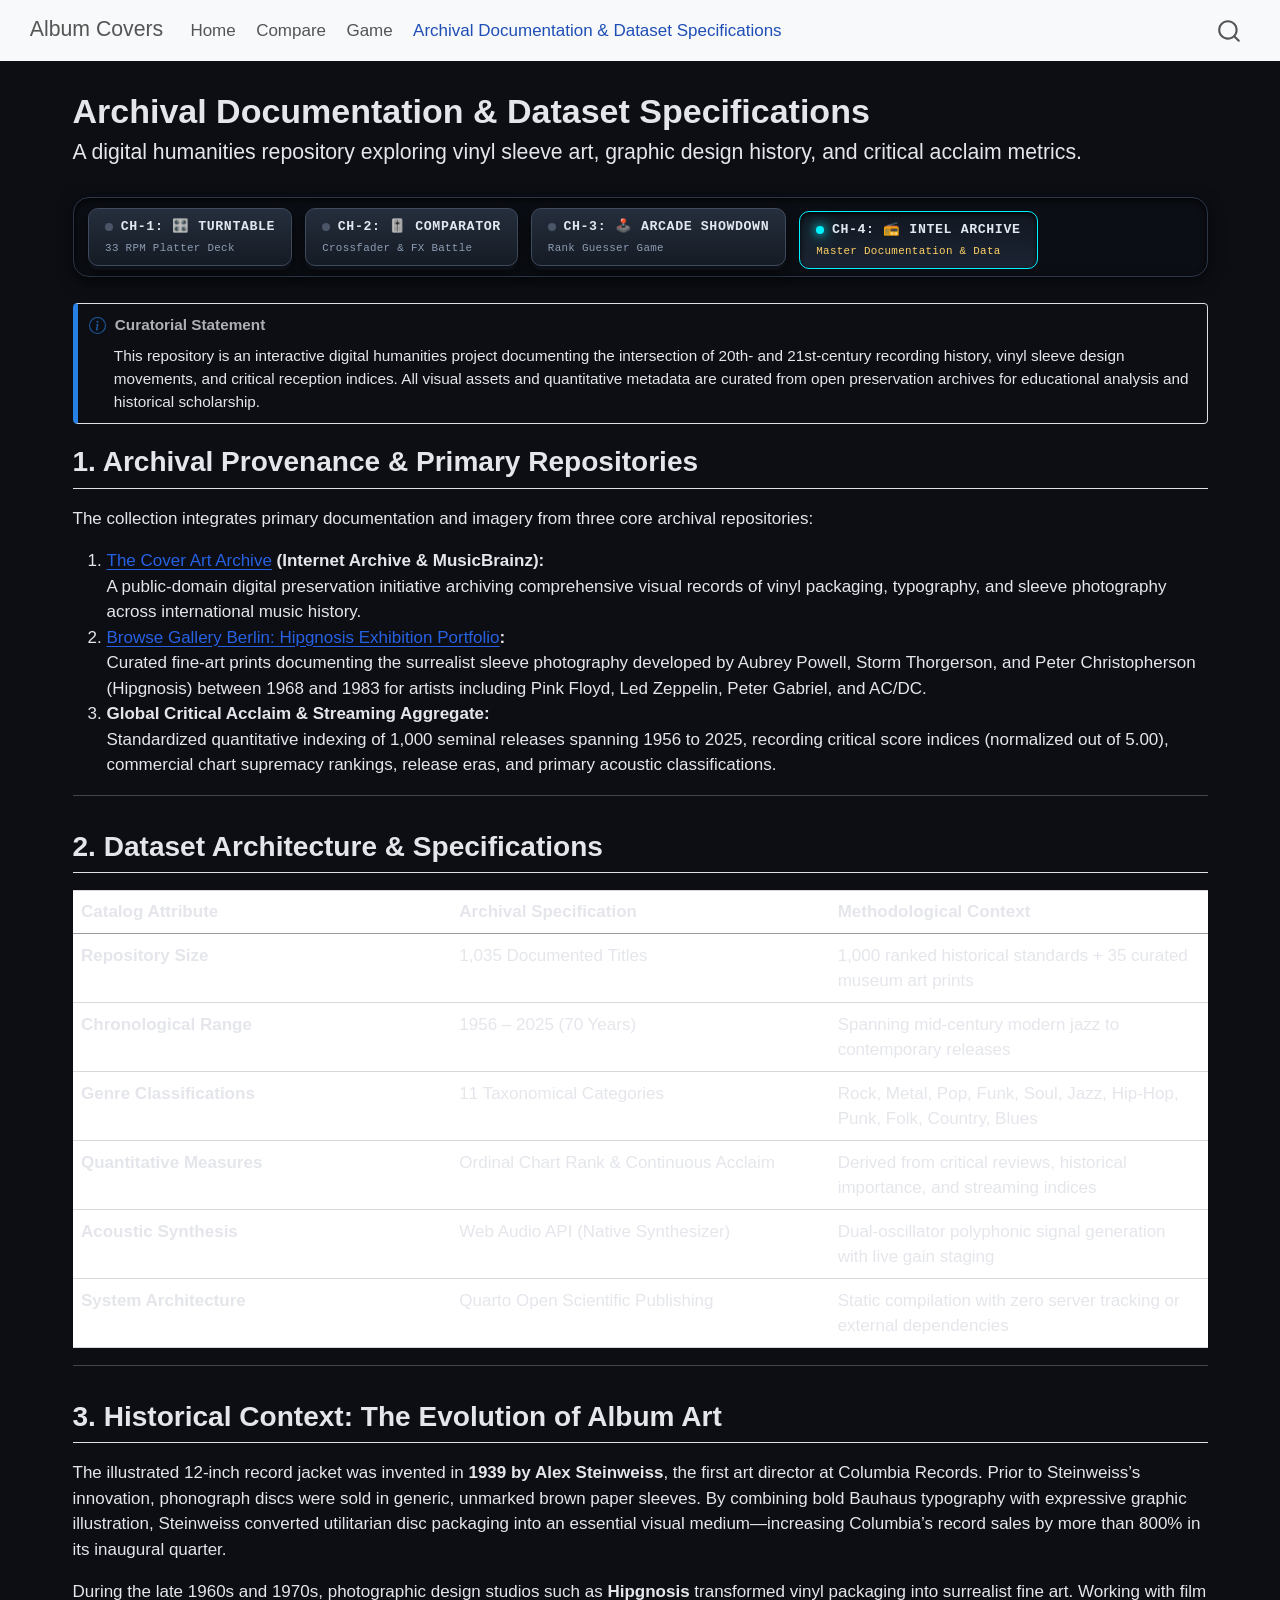
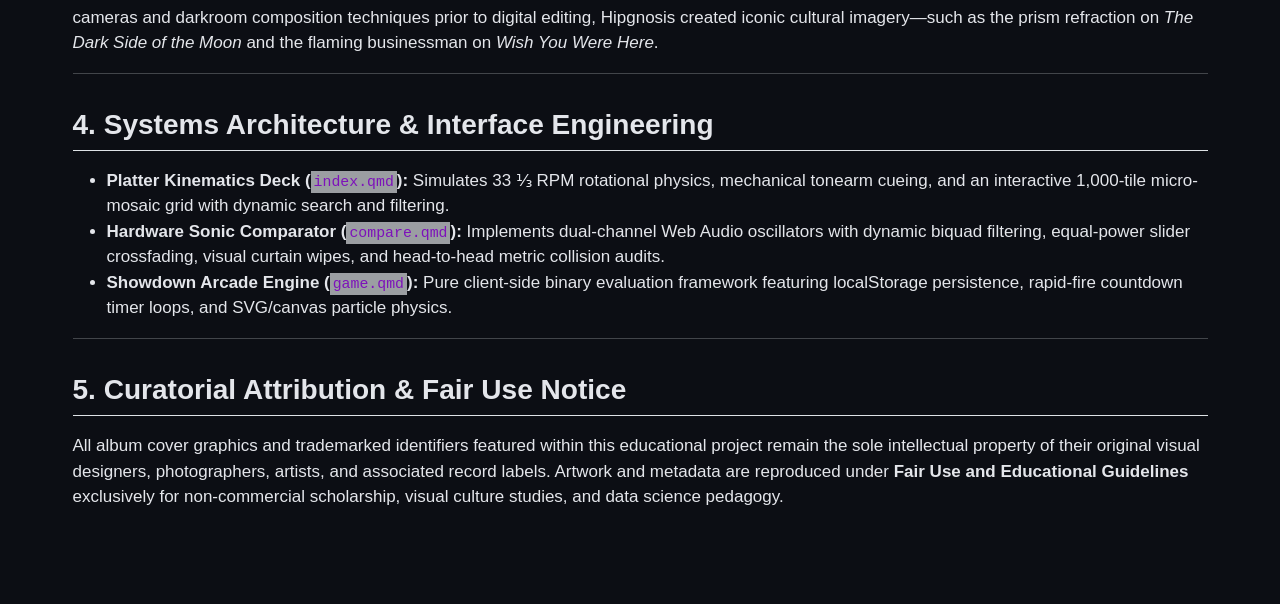
<file: about.html>
<!DOCTYPE html>
<html xmlns="http://www.w3.org/1999/xhtml" lang="en" xml:lang="en"><head>

<meta charset="utf-8">
<meta name="generator" content="quarto-1.10.18">

<meta name="viewport" content="width=device-width, initial-scale=1.0, user-scalable=yes">


<title>Archival Documentation &amp; Dataset Specifications – Album Covers</title>
<style>
/* Default styles provided by pandoc.
** See https://pandoc.org/MANUAL.html#variables-for-html for config info.
*/
span.smallcaps{font-variant: small-caps;}
div.columns{display: flex; gap: 1.5em;}
div.column{flex: auto;}
@media screen {
div.columns{gap: min(4vw, 1.5em);}
div.column{overflow-x: auto;}
}
div.hanging-indent{margin-left: 1.5em; text-indent: -1.5em;}
ul.task-list{list-style: none;}
ul.task-list li input[type="checkbox"] {
  width: 0.8em;
  margin: 0 0.8em 0.2em -1em; /* quarto-specific, see https://github.com/quarto-dev/quarto-cli/issues/4556 */ 
  vertical-align: middle;
}
</style>


<script src="site_libs/quarto-nav/quarto-nav.js"></script>
<script src="site_libs/quarto-nav/headroom.min.js"></script>
<script src="site_libs/clipboard/clipboard.min.js"></script>
<script src="site_libs/quarto-search/autocomplete.umd.js"></script>
<script src="site_libs/quarto-search/fuse.min.js"></script>
<script src="site_libs/quarto-search/quarto-search.js"></script>
<meta name="quarto:offset" content="./">
<script src="site_libs/quarto-html/quarto.js" type="module"></script>
<script src="site_libs/quarto-html/tabsets/tabsets.js" type="module"></script>
<script src="site_libs/quarto-html/popper.min.js"></script>
<script src="site_libs/quarto-html/tippy.umd.min.js"></script>
<script src="site_libs/quarto-html/anchor.min.js"></script>
<link href="site_libs/quarto-html/tippy.css" rel="stylesheet">
<link href="site_libs/quarto-html/quarto-syntax-highlighting-64a204ab8560d761af7679ceaba22944.css" rel="stylesheet" id="quarto-text-highlighting-styles">
<script src="site_libs/bootstrap/bootstrap.min.js"></script>
<link href="site_libs/bootstrap/bootstrap-icons.css" rel="stylesheet">
<link href="site_libs/bootstrap/bootstrap-3eaf8885052e939fbbbe2bfb513fc417.min.css" rel="stylesheet" append-hash="true" id="quarto-bootstrap" data-mode="light">
<script id="quarto-search-options" type="application/json">{
  "location": "navbar",
  "copy-button": false,
  "collapse-after": 3,
  "panel-placement": "end",
  "type": "overlay",
  "limit": 50,
  "keyboard-shortcut": [
    "f",
    "/",
    "s"
  ],
  "show-item-context": false,
  "language": {
    "search-no-results-text": "No results",
    "search-matching-documents-text": "matching documents",
    "search-copy-link-title": "Copy link to search",
    "search-hide-matches-text": "Hide additional matches",
    "search-more-match-text": "more match in this document",
    "search-more-matches-text": "more matches in this document",
    "search-clear-button-title": "Clear",
    "search-text-placeholder": "",
    "search-detached-cancel-button-title": "Cancel",
    "search-submit-button-title": "Submit",
    "search-label": "Search"
  }
}</script>


<link rel="stylesheet" href="styles.css">
</head>

<body class="nav-fixed quarto-light">

<div id="quarto-search-results"></div>
  <header id="quarto-header" class="headroom fixed-top">
    <nav class="navbar navbar-expand-lg " data-bs-theme="dark">
      <div class="navbar-container container-fluid">
      <div class="navbar-brand-container mx-auto">
    <a class="navbar-brand" href="./index.html">
    <span class="navbar-title">Album Covers</span>
    </a>
  </div>
            <div id="quarto-search" class="" title="Search"></div>
          <button class="navbar-toggler" type="button" data-bs-toggle="collapse" data-bs-target="#navbarCollapse" aria-controls="navbarCollapse" role="menu" aria-expanded="false" aria-label="Toggle navigation" onclick="if (window.quartoToggleHeadroom) { window.quartoToggleHeadroom(); }">
  <span class="navbar-toggler-icon"></span>
</button>
          <div class="collapse navbar-collapse" id="navbarCollapse">
            <ul class="navbar-nav navbar-nav-scroll me-auto">
  <li class="nav-item">
    <a class="nav-link" href="./index.html"> 
<span class="menu-text">Home</span></a>
  </li>  
  <li class="nav-item">
    <a class="nav-link" href="./compare.html"> 
<span class="menu-text">Compare</span></a>
  </li>  
  <li class="nav-item">
    <a class="nav-link" href="./game.html"> 
<span class="menu-text">Game</span></a>
  </li>  
  <li class="nav-item">
    <a class="nav-link active" href="./about.html" aria-current="page"> 
<span class="menu-text">Archival Documentation &amp; Dataset Specifications</span></a>
  </li>  
</ul>
          </div> <!-- /navcollapse -->
            <div class="quarto-navbar-tools">
</div>
      </div> <!-- /container-fluid -->
    </nav>
</header>
<!-- content -->
<div id="quarto-content" class="quarto-container page-columns page-rows-contents page-layout-full page-navbar">
<!-- sidebar -->
<!-- margin-sidebar -->
    
<!-- main -->
<main class="content column-page" id="quarto-document-content">

<header id="title-block-header" class="quarto-title-block default">
<div class="quarto-title">
<h1 class="title">Archival Documentation &amp; Dataset Specifications</h1>
<p class="subtitle lead">A digital humanities repository exploring vinyl sleeve art, graphic design history, and critical acclaim metrics.</p>
</div>



<div class="quarto-title-meta column-page">

    
  
    
  </div>
  


</header>


<!-- Top Hardware Channel Switcher -->
<div class="hardware-switch-nav">
  <a href="index.html" class="switch-nav-btn">
    <div class="switch-top-line">
      <span class="switch-led"></span>
      <span>CH-1: 🎛️ TURNTABLE</span>
    </div>
    <div class="switch-subtext">33 RPM Platter Deck</div>
  </a>

  <a href="compare.html" class="switch-nav-btn">
    <div class="switch-top-line">
      <span class="switch-led"></span>
      <span>CH-2: 🎚️ COMPARATOR</span>
    </div>
    <div class="switch-subtext">Crossfader &amp; FX Battle</div>
  </a>

  <a href="game.html" class="switch-nav-btn">
    <div class="switch-top-line">
      <span class="switch-led"></span>
      <span>CH-3: 🕹️ ARCADE SHOWDOWN</span>
    </div>
    <div class="switch-subtext">Rank Guesser Game</div>
  </a>

  <a href="about.html" class="switch-nav-btn is-active">
    <div class="switch-top-line">
      <span class="switch-led"></span>
      <span>CH-4: 📻 INTEL ARCHIVE</span>
    </div>
    <div class="switch-subtext">Master Documentation &amp; Data</div>
  </a>
</div>
<div class="callout callout-style-simple callout-note callout-titled">
<div class="callout-header d-flex align-content-center">
<div class="callout-icon-container">
<i class="callout-icon"></i>
</div>
<div class="callout-title-container flex-fill">
<span class="screen-reader-only">Note</span>Curatorial Statement
</div>
</div>
<div class="callout-body-container callout-body">
<p>This repository is an interactive digital humanities project documenting the intersection of 20th- and 21st-century recording history, vinyl sleeve design movements, and critical reception indices. All visual assets and quantitative metadata are curated from open preservation archives for educational analysis and historical scholarship.</p>
</div>
</div>
<section id="archival-provenance-primary-repositories" class="level2">
<h2 class="anchored" data-anchor-id="archival-provenance-primary-repositories">1. Archival Provenance &amp; Primary Repositories</h2>
<p>The collection integrates primary documentation and imagery from three core archival repositories:</p>
<ol type="1">
<li><strong><a href="https://www.openculture.com/2018/02/enter-the-cover-art-archive.html">The Cover Art Archive</a> (Internet Archive &amp; MusicBrainz):</strong><br>
A public-domain digital preservation initiative archiving comprehensive visual records of vinyl packaging, typography, and sleeve photography across international music history.</li>
<li><strong><a href="https://browse.gallery/en/project_category/album-cover-en/">Browse Gallery Berlin: Hipgnosis Exhibition Portfolio</a>:</strong><br>
Curated fine-art prints documenting the surrealist sleeve photography developed by Aubrey Powell, Storm Thorgerson, and Peter Christopherson (Hipgnosis) between 1968 and 1983 for artists including Pink Floyd, Led Zeppelin, Peter Gabriel, and AC/DC.</li>
<li><strong>Global Critical Acclaim &amp; Streaming Aggregate:</strong><br>
Standardized quantitative indexing of 1,000 seminal releases spanning 1956 to 2025, recording critical score indices (normalized out of 5.00), commercial chart supremacy rankings, release eras, and primary acoustic classifications.</li>
</ol>
<hr>
</section>
<section id="dataset-architecture-specifications" class="level2">
<h2 class="anchored" data-anchor-id="dataset-architecture-specifications">2. Dataset Architecture &amp; Specifications</h2>
<table class="caption-top table">
<colgroup>
<col style="width: 33%">
<col style="width: 33%">
<col style="width: 33%">
</colgroup>
<thead>
<tr class="header">
<th style="text-align: left;">Catalog Attribute</th>
<th style="text-align: left;">Archival Specification</th>
<th style="text-align: left;">Methodological Context</th>
</tr>
</thead>
<tbody>
<tr class="odd">
<td style="text-align: left;"><strong>Repository Size</strong></td>
<td style="text-align: left;">1,035 Documented Titles</td>
<td style="text-align: left;">1,000 ranked historical standards + 35 curated museum art prints</td>
</tr>
<tr class="even">
<td style="text-align: left;"><strong>Chronological Range</strong></td>
<td style="text-align: left;">1956 – 2025 (70 Years)</td>
<td style="text-align: left;">Spanning mid-century modern jazz to contemporary releases</td>
</tr>
<tr class="odd">
<td style="text-align: left;"><strong>Genre Classifications</strong></td>
<td style="text-align: left;">11 Taxonomical Categories</td>
<td style="text-align: left;">Rock, Metal, Pop, Funk, Soul, Jazz, Hip-Hop, Punk, Folk, Country, Blues</td>
</tr>
<tr class="even">
<td style="text-align: left;"><strong>Quantitative Measures</strong></td>
<td style="text-align: left;">Ordinal Chart Rank &amp; Continuous Acclaim</td>
<td style="text-align: left;">Derived from critical reviews, historical importance, and streaming indices</td>
</tr>
<tr class="odd">
<td style="text-align: left;"><strong>Acoustic Synthesis</strong></td>
<td style="text-align: left;">Web Audio API (Native Synthesizer)</td>
<td style="text-align: left;">Dual-oscillator polyphonic signal generation with live gain staging</td>
</tr>
<tr class="even">
<td style="text-align: left;"><strong>System Architecture</strong></td>
<td style="text-align: left;">Quarto Open Scientific Publishing</td>
<td style="text-align: left;">Static compilation with zero server tracking or external dependencies</td>
</tr>
</tbody>
</table>
<hr>
</section>
<section id="historical-context-the-evolution-of-album-art" class="level2">
<h2 class="anchored" data-anchor-id="historical-context-the-evolution-of-album-art">3. Historical Context: The Evolution of Album Art</h2>
<p>The illustrated 12-inch record jacket was invented in <strong>1939 by Alex Steinweiss</strong>, the first art director at Columbia Records. Prior to Steinweiss’s innovation, phonograph discs were sold in generic, unmarked brown paper sleeves. By combining bold Bauhaus typography with expressive graphic illustration, Steinweiss converted utilitarian disc packaging into an essential visual medium—increasing Columbia’s record sales by more than 800% in its inaugural quarter.</p>
<p>During the late 1960s and 1970s, photographic design studios such as <strong>Hipgnosis</strong> transformed vinyl packaging into surrealist fine art. Working with film cameras and darkroom composition techniques prior to digital editing, Hipgnosis created iconic cultural imagery—such as the prism refraction on <em>The Dark Side of the Moon</em> and the flaming businessman on <em>Wish You Were Here</em>.</p>
<hr>
</section>
<section id="systems-architecture-interface-engineering" class="level2">
<h2 class="anchored" data-anchor-id="systems-architecture-interface-engineering">4. Systems Architecture &amp; Interface Engineering</h2>
<ul>
<li><strong>Platter Kinematics Deck (<code>index.qmd</code>):</strong> Simulates 33 ⅓ RPM rotational physics, mechanical tonearm cueing, and an interactive 1,000-tile micro-mosaic grid with dynamic search and filtering.</li>
<li><strong>Hardware Sonic Comparator (<code>compare.qmd</code>):</strong> Implements dual-channel Web Audio oscillators with dynamic biquad filtering, equal-power slider crossfading, visual curtain wipes, and head-to-head metric collision audits.</li>
<li><strong>Showdown Arcade Engine (<code>game.qmd</code>):</strong> Pure client-side binary evaluation framework featuring localStorage persistence, rapid-fire countdown timer loops, and SVG/canvas particle physics.</li>
</ul>
<hr>
</section>
<section id="curatorial-attribution-fair-use-notice" class="level2">
<h2 class="anchored" data-anchor-id="curatorial-attribution-fair-use-notice">5. Curatorial Attribution &amp; Fair Use Notice</h2>
<p>All album cover graphics and trademarked identifiers featured within this educational project remain the sole intellectual property of their original visual designers, photographers, artists, and associated record labels. Artwork and metadata are reproduced under <strong>Fair Use and Educational Guidelines</strong> exclusively for non-commercial scholarship, visual culture studies, and data science pedagogy.</p>


</section>

</main> <!-- /main -->
<script id="quarto-html-after-body" type="application/javascript">
  window.document.addEventListener("DOMContentLoaded", function (event) {
    const icon = "";
    const anchorJS = new window.AnchorJS();
    anchorJS.options = {
      placement: 'right',
      icon: icon
    };
    anchorJS.add('.anchored');
    const isCodeAnnotation = (el) => {
      for (const clz of el.classList) {
        if (clz.startsWith('code-annotation-')) {                     
          return true;
        }
      }
      return false;
    }
    const onCopySuccess = function(e) {
      // button target
      const button = e.trigger;
      // don't keep focus
      button.blur();
      // flash "checked"
      button.classList.add('code-copy-button-checked');
      var currentTitle = button.getAttribute("title");
      button.setAttribute("title", "Copied!");
      let tooltip;
      if (window.bootstrap) {
        button.setAttribute("data-bs-toggle", "tooltip");
        button.setAttribute("data-bs-placement", "left");
        button.setAttribute("data-bs-title", "Copied!");
        tooltip = new bootstrap.Tooltip(button, 
          { trigger: "manual", 
            customClass: "code-copy-button-tooltip",
            offset: [0, -8]});
        tooltip.show();    
      }
      setTimeout(function() {
        if (tooltip) {
          tooltip.hide();
          button.removeAttribute("data-bs-title");
          button.removeAttribute("data-bs-toggle");
          button.removeAttribute("data-bs-placement");
        }
        button.setAttribute("title", currentTitle);
        button.classList.remove('code-copy-button-checked');
      }, 1000);
      // clear code selection
      e.clearSelection();
    }
    const getTextToCopy = function(trigger) {
      const outerScaffold = trigger.parentElement.cloneNode(true);
      const codeEl = outerScaffold.querySelector('code');
      for (const childEl of codeEl.children) {
        if (isCodeAnnotation(childEl)) {
          childEl.remove();
        }
      }
      return codeEl.innerText;
    }
    const clipboard = new window.ClipboardJS('.code-copy-button:not([data-in-quarto-modal])', {
      text: getTextToCopy
    });
    clipboard.on('success', onCopySuccess);
    if (window.document.getElementById('quarto-embedded-source-code-modal')) {
      const clipboardModal = new window.ClipboardJS('.code-copy-button[data-in-quarto-modal]', {
        text: getTextToCopy,
        container: window.document.getElementById('quarto-embedded-source-code-modal')
      });
      clipboardModal.on('success', onCopySuccess);
    }
      var localhostRegex = new RegExp(/^(?:http|https):\/\/localhost\:?[0-9]*\//);
      var mailtoRegex = new RegExp(/^mailto:/);
        var filterRegex = new RegExp("https:\/\/cecupit4\.github\.io\/fun-website\/");
      var isInternal = (href) => {
          return filterRegex.test(href) || localhostRegex.test(href) || mailtoRegex.test(href);
      }
      // Inspect non-navigation links and adorn them if external
     var links = window.document.querySelectorAll('a[href]:not(.nav-link):not(.navbar-brand):not(.toc-action):not(.sidebar-link):not(.sidebar-item-toggle):not(.pagination-link):not(.no-external):not([aria-hidden]):not(.dropdown-item):not(.quarto-navigation-tool):not(.about-link)');
      for (var i=0; i<links.length; i++) {
        const link = links[i];
        if (!isInternal(link.href)) {
          // undo the damage that might have been done by quarto-nav.js in the case of
          // links that we want to consider external
          if (link.dataset.originalHref !== undefined) {
            link.href = link.dataset.originalHref;
          }
        }
      }
    function tippyHover(el, contentFn, onTriggerFn, onUntriggerFn) {
      const config = {
        allowHTML: true,
        maxWidth: 500,
        delay: 100,
        arrow: false,
        appendTo: function(el) {
            return el.parentElement;
        },
        interactive: true,
        interactiveBorder: 10,
        theme: 'quarto',
        placement: 'bottom-start',
      };
      if (contentFn) {
        config.content = contentFn;
      }
      if (onTriggerFn) {
        config.onTrigger = onTriggerFn;
      }
      if (onUntriggerFn) {
        config.onUntrigger = onUntriggerFn;
      }
      window.tippy(el, config); 
    }
    const noterefs = window.document.querySelectorAll('a[role="doc-noteref"]');
    for (var i=0; i<noterefs.length; i++) {
      const ref = noterefs[i];
      tippyHover(ref, function() {
        // use id or data attribute instead here
        let href = ref.getAttribute('data-footnote-href') || ref.getAttribute('href');
        try { href = new URL(href).hash; } catch {}
        const id = href.replace(/^#\/?/, "");
        const note = window.document.getElementById(id);
        if (note) {
          return note.innerHTML;
        } else {
          return "";
        }
      });
    }
    const xrefs = window.document.querySelectorAll('a.quarto-xref');
    const processXRef = (id, note) => {
      // Strip column container classes
      const stripColumnClz = (el) => {
        el.classList.remove("page-full", "page-columns");
        if (el.children) {
          for (const child of el.children) {
            stripColumnClz(child);
          }
        }
      }
      stripColumnClz(note)
      if (id === null || id.startsWith('sec-')) {
        // Special case sections, only their first couple elements
        const container = document.createElement("div");
        if (note.children && note.children.length > 2) {
          container.appendChild(note.children[0].cloneNode(true));
          for (let i = 1; i < note.children.length; i++) {
            const child = note.children[i];
            if (child.tagName === "P" && child.innerText === "") {
              continue;
            } else {
              container.appendChild(child.cloneNode(true));
              break;
            }
          }
          if (window.Quarto?.typesetMath) {
            window.Quarto.typesetMath(container);
          }
          return container.innerHTML
        } else {
          if (window.Quarto?.typesetMath) {
            window.Quarto.typesetMath(note);
          }
          return note.innerHTML;
        }
      } else {
        // Remove any anchor links if they are present
        const anchorLink = note.querySelector('a.anchorjs-link');
        if (anchorLink) {
          anchorLink.remove();
        }
        if (window.Quarto?.typesetMath) {
          window.Quarto.typesetMath(note);
        }
        if (note.classList.contains("callout")) {
          return note.outerHTML;
        } else {
          return note.innerHTML;
        }
      }
    }
    for (var i=0; i<xrefs.length; i++) {
      const xref = xrefs[i];
      tippyHover(xref, undefined, function(instance) {
        instance.disable();
        let url = xref.getAttribute('href');
        let hash = undefined; 
        if (url.startsWith('#')) {
          hash = url;
        } else {
          try { hash = new URL(url).hash; } catch {}
        }
        if (hash) {
          const id = hash.replace(/^#\/?/, "");
          const note = window.document.getElementById(id);
          if (note !== null) {
            try {
              const html = processXRef(id, note.cloneNode(true));
              instance.setContent(html);
            } finally {
              instance.enable();
              instance.show();
            }
          } else {
            // See if we can fetch this
            fetch(url.split('#')[0])
            .then(res => res.text())
            .then(html => {
              const parser = new DOMParser();
              const htmlDoc = parser.parseFromString(html, "text/html");
              const note = htmlDoc.getElementById(id);
              if (note !== null) {
                const html = processXRef(id, note);
                instance.setContent(html);
              } 
            }).finally(() => {
              instance.enable();
              instance.show();
            });
          }
        } else {
          // See if we can fetch a full url (with no hash to target)
          // This is a special case and we should probably do some content thinning / targeting
          fetch(url)
          .then(res => res.text())
          .then(html => {
            const parser = new DOMParser();
            const htmlDoc = parser.parseFromString(html, "text/html");
            const note = htmlDoc.querySelector('main.content');
            if (note !== null) {
              // This should only happen for chapter cross references
              // (since there is no id in the URL)
              // remove the first header
              if (note.children.length > 0 && note.children[0].tagName === "HEADER") {
                note.children[0].remove();
              }
              const html = processXRef(null, note);
              instance.setContent(html);
            } 
          }).finally(() => {
            instance.enable();
            instance.show();
          });
        }
      }, function(instance) {
      });
    }
        let selectedAnnoteEl;
        const selectorForAnnotation = ( cell, annotation) => {
          let cellAttr = 'data-code-cell="' + cell + '"';
          let lineAttr = 'data-code-annotation="' +  annotation + '"';
          const selector = 'span[' + cellAttr + '][' + lineAttr + ']';
          return selector;
        }
        const selectCodeLines = (annoteEl) => {
          const doc = window.document;
          const targetCell = annoteEl.getAttribute("data-target-cell");
          const targetAnnotation = annoteEl.getAttribute("data-target-annotation");
          const annoteSpan = window.document.querySelector(selectorForAnnotation(targetCell, targetAnnotation));
          const lines = annoteSpan.getAttribute("data-code-lines").split(",");
          const lineIds = lines.map((line) => {
            return targetCell + "-" + line;
          })
          let top = null;
          let height = null;
          let parent = null;
          if (lineIds.length > 0) {
              //compute the position of the single el (top and bottom and make a div)
              const el = window.document.getElementById(lineIds[0]);
              top = el.offsetTop;
              height = el.offsetHeight;
              parent = el.parentElement.parentElement;
            if (lineIds.length > 1) {
              const lastEl = window.document.getElementById(lineIds[lineIds.length - 1]);
              const bottom = lastEl.offsetTop + lastEl.offsetHeight;
              height = bottom - top;
            }
            if (top !== null && height !== null && parent !== null) {
              // cook up a div (if necessary) and position it 
              let div = window.document.getElementById("code-annotation-line-highlight");
              if (div === null) {
                div = window.document.createElement("div");
                div.setAttribute("id", "code-annotation-line-highlight");
                div.style.position = 'absolute';
                parent.appendChild(div);
              }
              div.style.top = top - 2 + "px";
              div.style.height = height + 4 + "px";
              div.style.left = 0;
              let gutterDiv = window.document.getElementById("code-annotation-line-highlight-gutter");
              if (gutterDiv === null) {
                gutterDiv = window.document.createElement("div");
                gutterDiv.setAttribute("id", "code-annotation-line-highlight-gutter");
                gutterDiv.style.position = 'absolute';
                const codeCell = window.document.getElementById(targetCell);
                const gutter = codeCell.querySelector('.code-annotation-gutter');
                gutter.appendChild(gutterDiv);
              }
              gutterDiv.style.top = top - 2 + "px";
              gutterDiv.style.height = height + 4 + "px";
            }
            selectedAnnoteEl = annoteEl;
          }
        };
        const unselectCodeLines = () => {
          const elementsIds = ["code-annotation-line-highlight", "code-annotation-line-highlight-gutter"];
          elementsIds.forEach((elId) => {
            const div = window.document.getElementById(elId);
            if (div) {
              div.remove();
            }
          });
          selectedAnnoteEl = undefined;
        };
          // Handle positioning of the toggle
      window.addEventListener(
        "resize",
        throttle(() => {
          elRect = undefined;
          if (selectedAnnoteEl) {
            selectCodeLines(selectedAnnoteEl);
          }
        }, 10)
      );
      function throttle(fn, ms) {
      let throttle = false;
      let timer;
        return (...args) => {
          if(!throttle) { // first call gets through
              fn.apply(this, args);
              throttle = true;
          } else { // all the others get throttled
              if(timer) clearTimeout(timer); // cancel #2
              timer = setTimeout(() => {
                fn.apply(this, args);
                timer = throttle = false;
              }, ms);
          }
        };
      }
        // Attach click handler to the DT
        const annoteDls = window.document.querySelectorAll('dt[data-target-cell]');
        for (const annoteDlNode of annoteDls) {
          annoteDlNode.addEventListener('click', (event) => {
            const clickedEl = event.target;
            if (clickedEl !== selectedAnnoteEl) {
              unselectCodeLines();
              const activeEl = window.document.querySelector('dt[data-target-cell].code-annotation-active');
              if (activeEl) {
                activeEl.classList.remove('code-annotation-active');
              }
              selectCodeLines(clickedEl);
              clickedEl.classList.add('code-annotation-active');
            } else {
              // Unselect the line
              unselectCodeLines();
              clickedEl.classList.remove('code-annotation-active');
            }
          });
        }
    const findCites = (el) => {
      const parentEl = el.parentElement;
      if (parentEl) {
        const cites = parentEl.dataset.cites;
        if (cites) {
          return {
            el,
            cites: cites.split(' ')
          };
        } else {
          return findCites(el.parentElement)
        }
      } else {
        return undefined;
      }
    };
    var bibliorefs = window.document.querySelectorAll('a[role="doc-biblioref"]');
    for (var i=0; i<bibliorefs.length; i++) {
      const ref = bibliorefs[i];
      const citeInfo = findCites(ref);
      if (citeInfo) {
        tippyHover(citeInfo.el, function() {
          var popup = window.document.createElement('div');
          citeInfo.cites.forEach(function(cite) {
            var citeDiv = window.document.createElement('div');
            citeDiv.classList.add('hanging-indent');
            citeDiv.classList.add('csl-entry');
            var biblioDiv = window.document.getElementById('ref-' + cite);
            if (biblioDiv) {
              citeDiv.innerHTML = biblioDiv.innerHTML;
            }
            popup.appendChild(citeDiv);
          });
          return popup.innerHTML;
        });
      }
    }
  });
  </script>
</div> <!-- /content -->




</body></html>
</file>
<file: site_libs/quarto-html/tippy.css>
.tippy-box[data-animation=fade][data-state=hidden]{opacity:0}[data-tippy-root]{max-width:calc(100vw - 10px)}.tippy-box{position:relative;background-color:#333;color:#fff;border-radius:4px;font-size:14px;line-height:1.4;white-space:normal;outline:0;transition-property:transform,visibility,opacity}.tippy-box[data-placement^=top]>.tippy-arrow{bottom:0}.tippy-box[data-placement^=top]>.tippy-arrow:before{bottom:-7px;left:0;border-width:8px 8px 0;border-top-color:initial;transform-origin:center top}.tippy-box[data-placement^=bottom]>.tippy-arrow{top:0}.tippy-box[data-placement^=bottom]>.tippy-arrow:before{top:-7px;left:0;border-width:0 8px 8px;border-bottom-color:initial;transform-origin:center bottom}.tippy-box[data-placement^=left]>.tippy-arrow{right:0}.tippy-box[data-placement^=left]>.tippy-arrow:before{border-width:8px 0 8px 8px;border-left-color:initial;right:-7px;transform-origin:center left}.tippy-box[data-placement^=right]>.tippy-arrow{left:0}.tippy-box[data-placement^=right]>.tippy-arrow:before{left:-7px;border-width:8px 8px 8px 0;border-right-color:initial;transform-origin:center right}.tippy-box[data-inertia][data-state=visible]{transition-timing-function:cubic-bezier(.54,1.5,.38,1.11)}.tippy-arrow{width:16px;height:16px;color:#333}.tippy-arrow:before{content:"";position:absolute;border-color:transparent;border-style:solid}.tippy-content{position:relative;padding:5px 9px;z-index:1}
</file>
<file: site_libs/quarto-html/quarto-syntax-highlighting-64a204ab8560d761af7679ceaba22944.css>
/* quarto syntax highlight colors */
:root {
  --quarto-hl-ot-color: #003B4F;
  --quarto-hl-at-color: #657422;
  --quarto-hl-ss-color: #20794D;
  --quarto-hl-an-color: #5E5E5E;
  --quarto-hl-fu-color: #4758AB;
  --quarto-hl-st-color: #20794D;
  --quarto-hl-cf-color: #003B4F;
  --quarto-hl-op-color: #5E5E5E;
  --quarto-hl-er-color: #AD0000;
  --quarto-hl-bn-color: #AD0000;
  --quarto-hl-al-color: #AD0000;
  --quarto-hl-va-color: #111111;
  --quarto-hl-bu-color: inherit;
  --quarto-hl-ex-color: inherit;
  --quarto-hl-pp-color: #AD0000;
  --quarto-hl-in-color: #5E5E5E;
  --quarto-hl-vs-color: #20794D;
  --quarto-hl-wa-color: #5E5E5E;
  --quarto-hl-do-color: #5E5E5E;
  --quarto-hl-im-color: #00769E;
  --quarto-hl-ch-color: #20794D;
  --quarto-hl-dt-color: #AD0000;
  --quarto-hl-fl-color: #AD0000;
  --quarto-hl-co-color: #5E5E5E;
  --quarto-hl-cv-color: #5E5E5E;
  --quarto-hl-cn-color: #8f5902;
  --quarto-hl-sc-color: #5E5E5E;
  --quarto-hl-dv-color: #AD0000;
  --quarto-hl-kw-color: #003B4F;
}

/* other quarto variables */
:root {
  --quarto-font-monospace: SFMono-Regular, Menlo, Monaco, Consolas, "Liberation Mono", "Courier New", monospace;
}

/* syntax highlight based on Pandoc's rules */
pre > code.sourceCode > span {
  color: #003B4F;
}

code.sourceCode > span {
  color: #003B4F;
}

div.sourceCode,
div.sourceCode pre.sourceCode {
  color: #003B4F;
}

/* Normal */
code span {
  color: #003B4F;
}

/* Alert */
code span.al {
  color: #AD0000;
  font-style: inherit;
}

/* Annotation */
code span.an {
  color: #5E5E5E;
  font-style: inherit;
}

/* Attribute */
code span.at {
  color: #657422;
  font-style: inherit;
}

/* BaseN */
code span.bn {
  color: #AD0000;
  font-style: inherit;
}

/* BuiltIn */
code span.bu {
  font-style: inherit;
}

/* ControlFlow */
code span.cf {
  color: #003B4F;
  font-weight: bold;
  font-style: inherit;
}

/* Char */
code span.ch {
  color: #20794D;
  font-style: inherit;
}

/* Constant */
code span.cn {
  color: #8f5902;
  font-style: inherit;
}

/* Comment */
code span.co {
  color: #5E5E5E;
  font-style: inherit;
}

/* CommentVar */
code span.cv {
  color: #5E5E5E;
  font-style: italic;
}

/* Documentation */
code span.do {
  color: #5E5E5E;
  font-style: italic;
}

/* DataType */
code span.dt {
  color: #AD0000;
  font-style: inherit;
}

/* DecVal */
code span.dv {
  color: #AD0000;
  font-style: inherit;
}

/* Error */
code span.er {
  color: #AD0000;
  font-style: inherit;
}

/* Extension */
code span.ex {
  font-style: inherit;
}

/* Float */
code span.fl {
  color: #AD0000;
  font-style: inherit;
}

/* Function */
code span.fu {
  color: #4758AB;
  font-style: inherit;
}

/* Import */
code span.im {
  color: #00769E;
  font-style: inherit;
}

/* Information */
code span.in {
  color: #5E5E5E;
  font-style: inherit;
}

/* Keyword */
code span.kw {
  color: #003B4F;
  font-weight: bold;
  font-style: inherit;
}

/* Operator */
code span.op {
  color: #5E5E5E;
  font-style: inherit;
}

/* Other */
code span.ot {
  color: #003B4F;
  font-style: inherit;
}

/* Preprocessor */
code span.pp {
  color: #AD0000;
  font-style: inherit;
}

/* SpecialChar */
code span.sc {
  color: #5E5E5E;
  font-style: inherit;
}

/* SpecialString */
code span.ss {
  color: #20794D;
  font-style: inherit;
}

/* String */
code span.st {
  color: #20794D;
  font-style: inherit;
}

/* Variable */
code span.va {
  color: #111111;
  font-style: inherit;
}

/* VerbatimString */
code span.vs {
  color: #20794D;
  font-style: inherit;
}

/* Warning */
code span.wa {
  color: #5E5E5E;
  font-style: italic;
}

.prevent-inlining {
  content: "</";
}

/*# sourceMappingURL=9d8d5bb603a83b8298b89080a598c93b.css.map */
</file>
<file: styles.css>
/* Abstract Neon & Dark Vinyl Theme */
body {
  background-color: #0c0e14;
  color: #e4e6eb;
  font-family: -apple-system, BlinkMacSystemFont, "Segoe UI", Roboto, Helvetica, Arial, sans-serif;
}

.album-grid {
  display: grid;
  grid-template-columns: repeat(auto-fill, minmax(170px, 1fr));
  gap: 1.25rem;
  margin-top: 1.5rem;
}

.album-card {
  position: relative;
  background: #161a23;
  border-radius: 12px;
  overflow: hidden;
  border: 1px solid rgba(255, 255, 255, 0.08);
  transition: transform 0.25s ease, box-shadow 0.25s ease, border-color 0.25s ease;
  box-shadow: 0 4px 15px rgba(0, 0, 0, 0.4);
}

.album-card:hover {
  transform: translateY(-5px) scale(1.02);
  border-color: #00f2fe;
  box-shadow: 0 10px 25px rgba(0, 242, 254, 0.25);
}

.album-cover-wrap {
  position: relative;
  width: 100%;
  padding-top: 100%;
  background: #1f2430;
  overflow: hidden;
}

.album-cover-img {
  position: absolute;
  top: 0;
  left: 0;
  width: 100%;
  height: 100%;
  object-fit: cover;
  transition: filter 0.3s ease;
}

.album-card:hover .album-cover-img {
  filter: contrast(1.05) saturate(1.1);
}

.album-badge {
  position: absolute;
  top: 8px;
  left: 8px;
  background: rgba(0, 0, 0, 0.75);
  backdrop-filter: blur(4px);
  color: #00f2fe;
  font-size: 0.75rem;
  font-weight: 700;
  padding: 2px 7px;
  border-radius: 6px;
  border: 1px solid rgba(0, 242, 254, 0.3);
}

.album-info {
  padding: 0.75rem;
}

.album-title {
  font-weight: 600;
  font-size: 0.88rem;
  color: #fff;
  white-space: nowrap;
  overflow: hidden;
  text-overflow: ellipsis;
}

.album-artist {
  font-size: 0.78rem;
  color: #9ba1b0;
  white-space: nowrap;
  overflow: hidden;
  text-overflow: ellipsis;
  margin-top: 2px;
}

.album-meta {
  display: flex;
  justify-content: space-between;
  align-items: center;
  font-size: 0.74rem;
  margin-top: 8px;
  color: #ffd166;
}

/* Vinyl Turntable & Jukebox Deck */
.turntable-deck {
  background: linear-gradient(135deg, #131722 0%, #0d0f16 100%);
  border: 1px solid rgba(0, 242, 254, 0.35);
  box-shadow: 0 0 35px rgba(0, 242, 254, 0.12), inset 0 1px 0 rgba(255, 255, 255, 0.1);
  border-radius: 18px;
  padding: 1.75rem;
  margin: 1.5rem 0 2rem 0;
  display: grid;
  grid-template-columns: 240px 1fr;
  gap: 2rem;
  align-items: center;
}

@media (max-width: 768px) {
  .turntable-deck {
    grid-template-columns: 1fr;
    text-align: center;
  }
}

.platter-area {
  position: relative;
  width: 220px;
  height: 220px;
  margin: 0 auto;
  border-radius: 50%;
  background: radial-gradient(circle, #252b3b 0%, #10121a 70%);
  box-shadow: inset 0 0 15px rgba(0,0,0,0.8), 0 0 20px rgba(0, 242, 254, 0.2);
  display: flex;
  align-items: center;
  justify-content: center;
}

.vinyl-record {
  width: 200px;
  height: 200px;
  border-radius: 50%;
  background: repeating-radial-gradient(
    circle,
    #111 0px,
    #181818 2px,
    #0d0d0d 4px,
    #1a1a1a 6px
  );
  box-shadow: 0 6px 20px rgba(0,0,0,0.8);
  display: flex;
  align-items: center;
  justify-content: center;
  animation: vinylSpin 6s linear infinite;
  border: 2px solid #2a2a2a;
}

.vinyl-label {
  width: 75px;
  height: 75px;
  border-radius: 50%;
  border: 3px solid #ffd166;
  overflow: hidden;
  box-shadow: 0 0 10px rgba(0,0,0,0.5);
}

.vinyl-label img {
  width: 100%;
  height: 100%;
  object-fit: cover;
}

@keyframes vinylSpin {
  from { transform: rotate(0deg); }
  to { transform: rotate(360deg); }
}

/* Equalizer Bars */
.equalizer-wrap {
  display: flex;
  align-items: flex-end;
  gap: 4px;
  height: 28px;
  margin-top: 1rem;
}

.eq-bar {
  width: 5px;
  background: linear-gradient(to top, #00f2fe, #4facfe);
  border-radius: 2px;
  animation: eqJump 0.8s ease-in-out infinite alternate;
}

.eq-bar:nth-child(2) { animation-delay: 0.2s; }
.eq-bar:nth-child(3) { animation-delay: 0.4s; }
.eq-bar:nth-child(4) { animation-delay: 0.1s; }
.eq-bar:nth-child(5) { animation-delay: 0.5s; }
.eq-bar:nth-child(6) { animation-delay: 0.3s; }
.eq-bar:nth-child(7) { animation-delay: 0.6s; }
.eq-bar:nth-child(8) { animation-delay: 0.25s; }

@keyframes eqJump {
  0% { height: 18%; opacity: 0.4; }
  100% { height: 100%; opacity: 1; }
}

.deck-controls {
  display: flex;
  gap: 0.75rem;
  margin-top: 1rem;
  flex-wrap: wrap;
  align-items: center;
}

/* Modern Glassmorphic Sound Prism Visual */
.modern-prism-visual {
  background: linear-gradient(135deg, rgba(16, 21, 33, 0.95) 0%, rgba(9, 12, 18, 0.98) 100%);
  border: 1px solid rgba(0, 242, 254, 0.25);
  border-radius: 20px;
  box-shadow: 0 10px 40px rgba(0, 0, 0, 0.6), 0 0 25px rgba(0, 242, 254, 0.08);
  overflow: hidden;
  margin: 1.5rem 0 2rem 0;
  backdrop-filter: blur(20px);
}

.modern-showcase-header {
  padding: 1.5rem 1.75rem;
  border-bottom: 1px solid rgba(255, 255, 255, 0.08);
  background: rgba(14, 18, 28, 0.7);
}

.modern-hero-layout {
  display: grid;
  grid-template-columns: 180px 1fr;
  gap: 1.75rem;
  align-items: center;
  margin-top: 1rem;
}

@media (max-width: 768px) {
  .modern-hero-layout {
    grid-template-columns: 1fr;
    text-align: center;
  }
}

.modern-cover-frame {
  position: relative;
  width: 170px;
  height: 170px;
  margin: 0 auto;
  border-radius: 14px;
  overflow: hidden;
  box-shadow: 0 12px 35px rgba(0, 0, 0, 0.7), 0 0 25px rgba(0, 242, 254, 0.25);
  border: 2px solid rgba(0, 242, 254, 0.4);
  background: #151824;
}

.modern-cover-frame img {
  width: 100%;
  height: 100%;
  object-fit: cover;
  display: block;
}

.modern-stat-chips {
  display: flex;
  gap: 0.5rem;
  flex-wrap: wrap;
  margin: 0.6rem 0;
}

@media (max-width: 768px) {
  .modern-stat-chips {
    justify-content: center;
  }
}

.modern-chip {
  padding: 3px 10px;
  border-radius: 6px;
  font-size: 0.75rem;
  font-weight: 700;
  display: inline-flex;
  align-items: center;
  gap: 4px;
  background: rgba(255, 255, 255, 0.06);
  border: 1px solid rgba(255, 255, 255, 0.12);
  color: #cbd5e1;
}

.modern-chip.chip-accent {
  background: rgba(0, 242, 254, 0.15);
  border-color: rgba(0, 242, 254, 0.35);
  color: #00f2fe;
}

.modern-chip.chip-gold {
  background: rgba(255, 209, 102, 0.15);
  border-color: rgba(255, 209, 102, 0.35);
  color: #ffd166;
}

.modern-soundbar {
  display: flex;
  align-items: flex-end;
  gap: 3px;
  height: 22px;
  margin: 0.6rem 0;
}

@media (max-width: 768px) {
  .modern-soundbar {
    justify-content: center;
  }
}

.bar-cyan-magenta {
  width: 4px;
  background: linear-gradient(to top, #00f2fe 0%, #a855f7 100%);
  border-radius: 2px;
  animation: eqJump 0.8s ease-in-out infinite alternate;
}


.btn-neon {
  background: linear-gradient(135deg, #00f2fe 0%, #4facfe 100%);
  color: #0b0d13;
  font-weight: 700;
  border: none;
  padding: 0.5rem 1.2rem;
  border-radius: 8px;
  cursor: pointer;
  box-shadow: 0 4px 15px rgba(0, 242, 254, 0.3);
  transition: all 0.2s ease;
}

.btn-neon:hover {
  transform: translateY(-2px);
  box-shadow: 0 6px 20px rgba(0, 242, 254, 0.5);
  color: #000;
}

/* Integrated Deck Navigation & Visual Showcase */
.deck-nav-bar {
  display: flex;
  gap: 0.5rem;
  flex-wrap: wrap;
}

/* ================================================================
   CREATIVE HARDWARE HI-FI CHANNEL SWITCHER NAVIGATION
   ================================================================ */

.hardware-switch-nav {
  display: flex;
  gap: 0.75rem;
  flex-wrap: wrap;
  align-items: center;
  padding: 0.6rem 0.85rem;
  background: #0b0e14;
  border: 1px solid #2d3748;
  border-radius: 16px;
  box-shadow: inset 0 2px 6px rgba(0,0,0,0.8), 0 4px 15px rgba(0,0,0,0.6);
  margin-bottom: 1.5rem;
}

.switch-nav-btn {
  display: inline-flex;
  flex-direction: column;
  align-items: flex-start;
  padding: 0.5rem 0.95rem;
  border-radius: 10px;
  background: linear-gradient(180deg, #252e3d 0%, #151b24 100%);
  border: 1px solid #3e4a5d;
  box-shadow: 0 4px 0 #0d1117, 0 6px 14px rgba(0,0,0,0.65);
  text-decoration: none !important;
  cursor: pointer;
  transition: all 0.15s cubic-bezier(0.4, 0, 0.2, 1);
  position: relative;
  user-select: none;
}

.switch-nav-btn:hover {
  background: linear-gradient(180deg, #323d4f 0%, #1c2431 100%);
  border-color: #00f2fe;
  transform: translateY(-2px);
  box-shadow: 0 6px 0 #0d1117, 0 8px 18px rgba(0, 242, 254, 0.3);
  text-decoration: none !important;
}

.switch-nav-btn:active, .switch-nav-btn.is-active {
  transform: translateY(3px);
  box-shadow: 0 1px 0 #0d1117, inset 0 2px 5px rgba(0,0,0,0.9);
  background: linear-gradient(180deg, #111620 0%, #1c2534 100%);
  border-color: #00f2fe;
}

.switch-top-line {
  display: flex;
  align-items: center;
  gap: 0.45rem;
  font-family: monospace;
  font-size: 0.78rem;
  font-weight: 800;
  color: #e2e8f0;
  letter-spacing: 0.6px;
}

.switch-led {
  width: 8px;
  height: 8px;
  border-radius: 50%;
  background: #4a5568;
  box-shadow: none;
  transition: all 0.2s ease;
}

.switch-nav-btn.is-active .switch-led {
  background: #00f2fe;
  box-shadow: 0 0 10px #00f2fe, 0 0 20px #00f2fe;
}

.switch-subtext {
  font-size: 0.64rem;
  color: #8b9cb3;
  font-family: monospace;
  letter-spacing: 0.3px;
  margin-top: 3px;
}

.switch-nav-btn.is-active .switch-subtext {
  color: #ffd166;
}

/* Hi-Fi Dropdown Controls */
.hifi-control-bar {
  display: flex;
  gap: 1.25rem;
  flex-wrap: wrap;
  align-items: flex-end;
  background: #0f131a;
  padding: 1.1rem 1.4rem;
  border-radius: 14px;
  border: 1px solid #232b38;
  margin-bottom: 1.75rem;
  box-shadow: inset 0 1px 4px rgba(0,0,0,0.6);
}

.hifi-select-wrap {
  display: flex;
  flex-direction: column;
  gap: 0.35rem;
  flex: 1;
  min-width: 220px;
}

.hifi-select-label {
  font-size: 0.72rem;
  font-weight: 800;
  font-family: monospace;
  color: #00f2fe;
  letter-spacing: 1px;
  text-transform: uppercase;
}

.hifi-select {
  background: #181f2b;
  border: 1px solid #374457;
  color: #fff;
  border-radius: 8px;
  padding: 0.5rem 0.8rem;
  font-family: monospace;
  font-size: 0.88rem;
  outline: none;
  transition: border-color 0.2s ease;
}

.hifi-select:focus {
  border-color: #00f2fe;
  box-shadow: 0 0 10px rgba(0, 242, 254, 0.3);
}

/* Visual FX Shaders */
.fx-vintage {
  filter: sepia(0.55) contrast(1.15) brightness(0.9) saturate(1.2);
}

.fx-cyber {
  filter: drop-shadow(0 0 12px #00f2fe) contrast(1.3) hue-rotate(290deg);
}

.fx-xray {
  filter: invert(0.95) hue-rotate(180deg) contrast(1.4);
}

.fx-buttons-row {
  display: flex;
  gap: 0.5rem;
  flex-wrap: wrap;
  margin-top: 0.8rem;
}

.btn-fx {
  padding: 0.35rem 0.75rem;
  border-radius: 6px;
  background: #181f2a;
  border: 1px solid #334155;
  color: #cbd5e1;
  font-size: 0.75rem;
  font-family: monospace;
  cursor: pointer;
  transition: all 0.2s ease;
}

.btn-fx:hover, .btn-fx.is-active {
  background: rgba(0, 242, 254, 0.2);
  border-color: #00f2fe;
  color: #00f2fe;
}


/* Horizontal Cover Ribbon */
.cover-ribbon {
  display: flex;
  gap: 1rem;
  overflow-x: auto;
  padding: 0.5rem 0.25rem 1rem 0.25rem;
  scroll-behavior: smooth;
}

.cover-ribbon-item {
  flex: 0 0 130px;
  border-radius: 10px;
  overflow: hidden;
  background: #161a23;
  border: 1px solid rgba(255, 255, 255, 0.1);
  box-shadow: 0 4px 12px rgba(0, 0, 0, 0.4);
  cursor: pointer;
  transition: transform 0.2s ease, border-color 0.2s ease, box-shadow 0.2s ease;
  position: relative;
}

.cover-ribbon-item:hover {
  transform: translateY(-4px) scale(1.05);
  border-color: #00f2fe;
  box-shadow: 0 8px 20px rgba(0, 242, 254, 0.35);
}

.cover-ribbon-img {
  width: 100%;
  aspect-ratio: 1 / 1;
  object-fit: cover;
  display: block;
}

.cover-ribbon-meta {
  padding: 0.4rem;
  font-size: 0.72rem;
}

/* Immersive Album Cover Mosaic Wall */
.mosaic-wall {
  display: grid;
  grid-template-columns: repeat(auto-fill, minmax(110px, 1fr));
  gap: 0.6rem;
  margin-top: 1.25rem;
  padding: 1rem;
  background: rgba(18, 22, 32, 0.6);
  border-radius: 16px;
  border: 1px solid rgba(255, 255, 255, 0.08);
}

@media (min-width: 992px) {
  .mosaic-wall {
    grid-template-columns: repeat(auto-fill, minmax(120px, 1fr));
    gap: 0.75rem;
  }
}

.mosaic-tile {
  position: relative;
  aspect-ratio: 1 / 1;
  border-radius: 8px;
  overflow: hidden;
  cursor: pointer;
  box-shadow: 0 4px 10px rgba(0, 0, 0, 0.4);
  transition: transform 0.25s ease, box-shadow 0.25s ease, z-index 0.25s ease, border-color 0.25s ease;
  border: 1px solid rgba(255, 255, 255, 0.1);
  background: #151822;
}

.mosaic-tile:hover {
  transform: scale(1.18);
  z-index: 10;
  border-color: #00f2fe;
  box-shadow: 0 10px 25px rgba(0, 242, 254, 0.4);
}

.mosaic-tile img {
  width: 100%;
  height: 100%;
  object-fit: cover;
  display: block;
}

.mosaic-tile .mosaic-rank {
  position: absolute;
  top: 4px;
  left: 4px;
  background: rgba(0, 0, 0, 0.8);
  backdrop-filter: blur(4px);
  color: #00f2fe;
  font-size: 0.68rem;
  font-weight: 700;
  padding: 1px 5px;
  border-radius: 4px;
}

/* Compare Arena */
.compare-grid {
  display: grid;
  grid-template-columns: 1fr 80px 1fr;
  gap: 1.5rem;
  align-items: center;
  margin: 1.5rem 0;
}

@media (max-width: 768px) {
  .compare-grid {
    grid-template-columns: 1fr;
  }
}

.compare-box {
  background: #141824;
  border-radius: 16px;
  border: 1px solid rgba(255, 255, 255, 0.1);
  padding: 1.5rem;
  text-align: center;
  box-shadow: 0 8px 30px rgba(0, 0, 0, 0.4);
  transition: border-color 0.3s ease;
}

.compare-box:hover {
  border-color: #00f2fe;
}

.compare-cover {
  width: 100%;
  max-width: 280px;
  aspect-ratio: 1 / 1;
  border-radius: 12px;
  object-fit: cover;
  box-shadow: 0 6px 20px rgba(0, 0, 0, 0.6);
  margin-bottom: 1rem;
}

.vs-badge {
  display: flex;
  align-items: center;
  justify-content: center;
  width: 60px;
  height: 60px;
  margin: 0 auto;
  border-radius: 50%;
  background: linear-gradient(135deg, #ffd166, #ff7b00);
  color: #000;
  font-weight: 900;
  font-size: 1.2rem;
  box-shadow: 0 0 20px rgba(255, 209, 102, 0.4);
}

/* Game Arena */
.game-arena {
  background: linear-gradient(145deg, #131722, #0c0e14);
  border: 1px solid rgba(255, 209, 102, 0.3);
  border-radius: 20px;
  padding: 2rem;
  margin: 1.5rem 0;
  box-shadow: 0 0 35px rgba(255, 209, 102, 0.1);
}

.streak-counter {
  display: inline-flex;
  align-items: center;
  gap: 0.5rem;
  padding: 0.4rem 1rem;
  background: rgba(255, 209, 102, 0.15);
  border: 1px solid rgba(255, 209, 102, 0.35);
  border-radius: 20px;
  font-weight: 800;
  color: #ffd166;
  font-size: 1rem;
  margin-bottom: 1.25rem;
}

/* Soundstage 1000-Cover Galaxy Visual */
.soundstage-visual {
  background: linear-gradient(160deg, #10141f 0%, #07090d 100%);
  border: 1px solid rgba(0, 242, 254, 0.3);
  border-radius: 22px;
  box-shadow: 0 0 45px rgba(0, 242, 254, 0.12), inset 0 1px 0 rgba(255, 255, 255, 0.1);
  overflow: hidden;
  margin: 1.5rem 0 2rem 0;
  position: relative;
}

.soundstage-header {
  background: rgba(14, 18, 27, 0.95);
  backdrop-filter: blur(14px);
  border-bottom: 1px solid rgba(0, 242, 254, 0.2);
  padding: 1.25rem 1.5rem;
}

.soundstage-deck-layout {
  display: grid;
  grid-template-columns: 140px 1fr;
  gap: 1.5rem;
  align-items: center;
  margin-top: 0.75rem;
}

@media (max-width: 768px) {
  .soundstage-deck-layout {
    grid-template-columns: 1fr;
    text-align: center;
  }
}

.soundstage-matrix {
  display: grid;
  grid-template-columns: repeat(auto-fill, minmax(50px, 1fr));
  gap: 4px;
  padding: 12px;
  max-height: 560px;
  overflow-y: auto;
  background: #080a0e;
  scroll-behavior: smooth;
}

@media (min-width: 1200px) {
  .soundstage-matrix {
    grid-template-columns: repeat(auto-fill, minmax(56px, 1fr));
    gap: 5px;
    padding: 14px;
  }
}

.soundstage-matrix::-webkit-scrollbar {
  width: 8px;
}

.soundstage-matrix::-webkit-scrollbar-track {
  background: #0d1017;
}

.soundstage-matrix::-webkit-scrollbar-thumb {
  background: rgba(0, 242, 254, 0.4);
  border-radius: 4px;
}

.soundstage-matrix::-webkit-scrollbar-thumb:hover {
  background: #00f2fe;
}

.matrix-tile {
  position: relative;
  aspect-ratio: 1 / 1;
  border-radius: 4px;
  overflow: hidden;
  cursor: pointer;
  background: #141722;
  border: 1px solid rgba(255, 255, 255, 0.08);
  transition: transform 0.2s cubic-bezier(0.175, 0.885, 0.32, 1.275), box-shadow 0.2s ease, opacity 0.2s ease, border-color 0.2s ease;
}

.matrix-tile:hover {
  transform: scale(2.2);
  z-index: 50;
  border-color: #00f2fe;
  box-shadow: 0 8px 25px rgba(0, 242, 254, 0.7);
}

.matrix-tile img {
  width: 100%;
  height: 100%;
  object-fit: cover;
  display: block;
}

.matrix-tile.is-active {
  border: 2px solid #00f2fe;
  box-shadow: 0 0 14px #00f2fe;
  transform: scale(1.15);
  z-index: 10;
}

.matrix-tile.is-dimmed {
  opacity: 0.15;
  filter: grayscale(80%);
}

/* Ensure no raw code chunks or pre blocks ever show */
.sourceCode, .cell-code, pre.sourceCode, pre {
  display: none !important;
}


/* ================================================================
   THE GRAND HI-FI TURNTABLE DECK (Realistic Audio Player)
   ================================================================ */

.grand-turntable-deck {
  background: radial-gradient(circle at 25% 25%, #1c2230 0%, #0c0f16 100%);
  border: 2px solid rgba(255, 255, 255, 0.12);
  border-radius: 28px;
  box-shadow: 0 25px 65px rgba(0, 0, 0, 0.85), inset 0 2px 3px rgba(255, 255, 255, 0.15), 0 0 35px rgba(0, 242, 254, 0.12);
  padding: 1.75rem;
  margin: 1.5rem 0 2.5rem 0;
  position: relative;
}

.turntable-bezel {
  display: flex;
  justify-content: space-between;
  align-items: center;
  flex-wrap: wrap;
  gap: 1rem;
  padding-bottom: 1.25rem;
  border-bottom: 1px solid rgba(255, 255, 255, 0.08);
  margin-bottom: 1.25rem;
}

.turntable-logo-text {
  font-family: monospace;
  font-size: 0.95rem;
  font-weight: 800;
  letter-spacing: 2px;
  color: #ffd166;
  text-shadow: 0 0 8px rgba(255, 209, 102, 0.4);
}

.turntable-body-grid {
  display: grid;
  grid-template-columns: 1fr 130px;
  gap: 2rem;
  align-items: center;
}

@media (max-width: 900px) {
  .turntable-body-grid {
    grid-template-columns: 1fr;
  }
  .tonearm-column {
    display: none;
  }
}

/* The Big Circular Platter containing all album covers */
.big-platter-well {
  position: relative;
  width: 100%;
  max-width: 620px;
  aspect-ratio: 1 / 1;
  margin: 0 auto;
  border-radius: 50%;
  background: #080a0e;
  border: 14px solid #1a202c;
  box-shadow: 0 0 0 3px #3b4252, inset 0 0 35px rgba(0,0,0,0.95), 0 15px 35px rgba(0,0,0,0.85);
  overflow: hidden;
  display: flex;
  align-items: center;
  justify-content: center;
}

/* Authentic Spinning Vinyl Record Platter */
.turntable-vinyl-disc {
  position: relative;
  width: 96%;
  height: 96%;
  border-radius: 50%;
  background: repeating-radial-gradient(
    circle at center,
    #131722 0px,
    #131722 2px,
    #0a0d14 3px,
    #0a0d14 5px
  );
  box-shadow: inset 0 0 40px rgba(0, 0, 0, 0.95), 0 0 15px rgba(0, 0, 0, 0.8);
  animation: vinylDiscSpin 24s linear infinite;
  transition: transform 0.3s ease;
}

.turntable-vinyl-disc:hover {
  animation-play-state: paused;
}

@keyframes vinylDiscSpin {
  from {
    transform: rotate(0deg);
  }
  to {
    transform: rotate(360deg);
  }
}

/* Concentric Vinyl Track Guides */
.vinyl-groove-ring {
  position: absolute;
  top: 50%;
  left: 50%;
  transform: translate(-50%, -50%);
  border-radius: 50%;
  border: 1px dashed rgba(255, 255, 255, 0.12);
  pointer-events: none;
}

/* Album Cover Tiles Mounted on Vinyl Grooves */
.disc-cover-track {
  position: absolute;
  transform: translate(-50%, -50%);
  border-radius: 6px;
  overflow: hidden;
  cursor: pointer;
  background: #141722;
  border: 1.5px solid rgba(255, 255, 255, 0.2);
  box-shadow: 0 4px 12px rgba(0, 0, 0, 0.8);
  transition: transform 0.25s cubic-bezier(0.175, 0.885, 0.32, 1.275), box-shadow 0.25s ease, border-color 0.25s ease;
  z-index: 20;
}

.disc-cover-track img {
  width: 100%;
  height: 100%;
  object-fit: cover;
  display: block;
}

.disc-cover-track:hover {
  transform: translate(-50%, -50%) scale(2.4) !important;
  z-index: 100 !important;
  border-color: #00f2fe !important;
  box-shadow: 0 0 25px rgba(0, 242, 254, 0.95) !important;
}

.disc-cover-track.is-active-track {
  border: 2px solid #ffd166 !important;
  box-shadow: 0 0 20px #ffd166 !important;
  z-index: 30;
}

/* Center Spindle Hub floating in middle of platter */
.center-spindle-hub {
  position: absolute;
  top: 50%;
  left: 50%;
  transform: translate(-50%, -50%);
  width: 135px;
  height: 135px;
  border-radius: 50%;
  background: #12151e;
  border: 4px solid #ffd166;
  box-shadow: 0 0 35px rgba(0, 0, 0, 0.95), 0 0 22px rgba(255, 209, 102, 0.45);
  display: flex;
  align-items: center;
  justify-content: center;
  z-index: 40;
  cursor: pointer;
}

.center-spinning-vinyl {
  width: 100%;
  height: 100%;
  border-radius: 50%;
  overflow: hidden;
  animation: vinylSpin 6s linear infinite;
  display: flex;
  align-items: center;
  justify-content: center;
}

.center-spinning-vinyl img {
  width: 100%;
  height: 100%;
  object-fit: cover;
}

.spindle-pin {
  position: absolute;
  width: 18px;
  height: 18px;
  border-radius: 50%;
  background: radial-gradient(circle, #fff 0%, #a0aec0 70%, #4a5568 100%);
  border: 2px solid #1a202c;
  box-shadow: 0 0 6px rgba(0,0,0,0.8);
  z-index: 50;
}

/* Tonearm Assembly on Right */
.tonearm-column {
  display: flex;
  flex-direction: column;
  align-items: center;
  justify-content: space-between;
  height: 500px;
  position: relative;
}

.tonearm-base {
  width: 70px;
  height: 70px;
  border-radius: 50%;
  background: radial-gradient(circle, #4a5568 0%, #1a202c 80%);
  border: 3px solid #718096;
  box-shadow: 0 6px 15px rgba(0,0,0,0.6);
  position: relative;
  display: flex;
  align-items: center;
  justify-content: center;
}

.tonearm-counterweight {
  width: 44px;
  height: 28px;
  border-radius: 6px;
  background: linear-gradient(135deg, #718096, #2d3748);
  border: 1px solid #a0aec0;
  box-shadow: inset 0 1px 0 rgba(255,255,255,0.4);
}

.tonearm-rod {
  width: 8px;
  height: 330px;
  background: linear-gradient(to right, #cbd5e0, #e2e8f0, #718096);
  border-radius: 4px;
  margin-top: -15px;
  position: relative;
  transform-origin: top center;
  transform: rotate(-10deg);
  box-shadow: 3px 6px 12px rgba(0,0,0,0.5);
  animation: armBob 3s ease-in-out infinite alternate;
}

@keyframes armBob {
  0% { transform: rotate(-10deg); }
  100% { transform: rotate(-8deg); }
}

.tonearm-headshell {
  position: absolute;
  bottom: -22px;
  left: -8px;
  width: 24px;
  height: 38px;
  background: linear-gradient(135deg, #2d3748, #1a202c);
  border: 1px solid #718096;
  border-radius: 4px;
  display: flex;
  align-items: center;
  justify-content: center;
}

.needle-light {
  width: 6px;
  height: 6px;
  border-radius: 50%;
  background: #00f2fe;
  box-shadow: 0 0 10px #00f2fe;
}

/* Pitch / Tempo Slider on Tonearm column */
.pitch-control {
  margin-top: 1rem;
  text-align: center;
  font-size: 0.7rem;
  color: #a0aec0;
  font-family: monospace;
}

/* LCD Screen & Deck Console */
.turntable-lcd-screen {
  background: #080d14;
  border: 1px solid rgba(0, 242, 254, 0.35);
  border-radius: 12px;
  padding: 1rem 1.25rem;
  margin-top: 1.5rem;
  box-shadow: inset 0 0 20px rgba(0, 0, 0, 0.9), 0 0 15px rgba(0, 242, 254, 0.15);
}

.lcd-playback-line {
  display: flex;
  align-items: center;
  justify-content: space-between;
  flex-wrap: wrap;
  gap: 0.75rem;
}

.lcd-album-title {
  font-size: 1.45rem;
  font-weight: 800;
  color: #fff;
  font-family: monospace;
  letter-spacing: 0.5px;
}

.lcd-meta-chips {
  display: flex;
  gap: 0.5rem;
  flex-wrap: wrap;
  margin-top: 0.5rem;
}

.lcd-chip {
  padding: 2px 8px;
  border-radius: 4px;
  font-size: 0.76rem;
  font-family: monospace;
  font-weight: 700;
  background: rgba(0, 242, 254, 0.12);
  border: 1px solid rgba(0, 242, 254, 0.3);
  color: #00f2fe;
}






/* Archive Gallery Showcase Rack below Turntable */
.archive-showcase-section {
  margin-top: 3rem;
  padding: 1.5rem;
  background: #10141e;
  border-radius: 20px;
  border: 1px solid rgba(255, 255, 255, 0.1);
  box-shadow: 0 10px 30px rgba(0, 0, 0, 0.6);
}

.archive-filter-bar {
  display: flex;
  gap: 0.6rem;
  flex-wrap: wrap;
  margin-bottom: 1.5rem;
}

.archive-filter-btn {
  background: #181d2a;
  border: 1px solid #2d3748;
  color: #cbd5e1;
  font-family: monospace;
  font-size: 0.85rem;
  padding: 0.4rem 0.9rem;
  border-radius: 20px;
  cursor: pointer;
  transition: all 0.2s ease;
}

.archive-filter-btn.is-active, .archive-filter-btn:hover {
  background: #00f2fe;
  color: #000;
  font-weight: 700;
  border-color: #00f2fe;
}

.archive-grid {
  display: grid;
  grid-template-columns: repeat(auto-fill, minmax(170px, 1fr));
  gap: 1.25rem;
}

.archive-card {
  background: #161a26;
  border: 1px solid rgba(255, 255, 255, 0.08);
  border-radius: 12px;
  overflow: hidden;
  display: flex;
  flex-direction: column;
  transition: transform 0.2s ease, border-color 0.2s ease, box-shadow 0.2s ease;
  cursor: pointer;
}

.archive-card:hover {
  transform: translateY(-4px);
  border-color: #00f2fe;
  box-shadow: 0 8px 25px rgba(0, 242, 254, 0.25);
}

.archive-card.is-active {
  border-color: #ffd166;
  box-shadow: 0 0 18px rgba(255, 209, 102, 0.4);
}

.archive-card-img-wrap {
  position: relative;
  width: 100%;
  aspect-ratio: 1 / 1;
  background: #0a0d14;
}

.archive-card-img-wrap img {
  width: 100%;
  height: 100%;
  object-fit: cover;
}

.archive-card-body {
  padding: 0.85rem;
  display: flex;
  flex-direction: column;
  flex: 1;
}

.archive-card-title {
  font-size: 0.95rem;
  font-weight: 700;
  color: #fff;
  margin-bottom: 0.25rem;
  line-height: 1.2;
}

.archive-card-artist {
  font-size: 0.8rem;
  color: #94a3b8;
  margin-bottom: 0.5rem;
}

.archive-card-source {
  font-size: 0.68rem;
  font-family: monospace;
  color: #ffd166;
  margin-top: auto;
  padding: 2px 6px;
  background: rgba(255, 209, 102, 0.12);
  border-radius: 4px;
  align-self: flex-start;
}

/* DJ Crossfader Console & Reactive Styles */
.deck-vu-meter {
  height: 6px;
  background: #0e121a;
  border-radius: 4px;
  overflow: hidden;
  margin: 0.75rem auto 0.25rem auto;
  max-width: 240px;
  border: 1px solid rgba(255, 255, 255, 0.12);
}

.deck-vu-fill {
  height: 100%;
  background: linear-gradient(to right, #00f2fe, #ffd166, #ff4d4d);
  transition: width 0.08s ease;
}

.fader-quick-cuts {
  display: flex;
  gap: 0.4rem;
  justify-content: center;
  margin-top: 0.75rem;
}

.btn-fader-cut {
  background: #141824;
  border: 1px solid #2d3748;
  color: #cbd5e1;
  font-family: monospace;
  font-size: 0.72rem;
  font-weight: 700;
  padding: 0.35rem 0.65rem;
  border-radius: 6px;
  cursor: pointer;
  transition: all 0.2s ease;
}

.btn-fader-cut:hover {
  background: #232b3c;
  color: #fff;
  border-color: #00f2fe;
}

.fader-mode-toggle {
  display: flex;
  gap: 0.35rem;
  justify-content: center;
  margin-bottom: 0.6rem;
}

.btn-fader-mode {
  background: #10141e;
  border: 1px solid #283042;
  color: #94a3b8;
  font-family: monospace;
  font-size: 0.68rem;
  padding: 0.25rem 0.55rem;
  border-radius: 4px;
  cursor: pointer;
  transition: all 0.15s ease;
}

.btn-fader-mode.is-active {
  background: #00f2fe;
  color: #000;
  font-weight: 700;
  border-color: #00f2fe;
}

.crossfader-split-line {
  position: absolute;
  top: 0;
  bottom: 0;
  width: 2px;
  background: #00f2fe;
  box-shadow: 0 0 10px #00f2fe;
  pointer-events: none;
  z-index: 25;
  transition: left 0.04s ease;
}

/* Custom styled Large Range Slider for DJ Crossfader */
#crossfaderSlider {
  -webkit-appearance: none;
  appearance: none;
  width: 100%;
  height: 24px;
  border-radius: 12px;
  background: linear-gradient(180deg, #0d111b 0%, #171d2b 100%);
  border: 2px solid #334155;
  outline: none;
  box-shadow: inset 0 3px 8px rgba(0,0,0,0.9), 0 1px 2px rgba(255,255,255,0.05);
  cursor: pointer;
  position: relative;
}

#crossfaderSlider::-webkit-slider-thumb {
  -webkit-appearance: none;
  appearance: none;
  width: 44px;
  height: 60px;
  border-radius: 8px;
  background: linear-gradient(180deg, #f8fafc 0%, #94a3b8 40%, #475569 80%, #1e293b 100%);
  border: 2.5px solid #00f2fe;
  cursor: grab;
  box-shadow: 0 0 16px rgba(0, 242, 254, 0.8), 0 4px 10px rgba(0,0,0,0.9);
  position: relative;
  transition: transform 0.1s ease, border-color 0.15s ease;
}

#crossfaderSlider:active::-webkit-slider-thumb {
  cursor: grabbing;
  transform: scale(1.08);
  border-color: #ffd166;
  box-shadow: 0 0 24px rgba(255, 209, 102, 0.9), 0 4px 12px rgba(0,0,0,0.9);
}

#crossfaderSlider::-moz-range-thumb {
  width: 44px;
  height: 60px;
  border-radius: 8px;
  background: linear-gradient(180deg, #f8fafc 0%, #94a3b8 40%, #475569 80%, #1e293b 100%);
  border: 2.5px solid #00f2fe;
  cursor: grab;
  box-shadow: 0 0 16px rgba(0, 242, 254, 0.8), 0 4px 10px rgba(0,0,0,0.9);
}

#crossfaderSlider:active::-moz-range-thumb {
  cursor: grabbing;
  transform: scale(1.08);
  border-color: #ffd166;
  box-shadow: 0 0 24px rgba(255, 209, 102, 0.9), 0 4px 12px rgba(0,0,0,0.9);
}

/* Thousand-Record Mega-Wall (See All 1,000 At Once) */
.mega-wall-dense {
  display: grid;
  grid-template-columns: repeat(auto-fill, minmax(76px, 1fr));
  gap: 6px;
}

.mega-wall-standard {
  display: grid;
  grid-template-columns: repeat(auto-fill, minmax(130px, 1fr));
  gap: 10px;
}

.mega-album-tile {
  position: relative;
  aspect-ratio: 1 / 1;
  border-radius: 6px;
  overflow: hidden;
  background: #141722;
  border: 1px solid rgba(255, 255, 255, 0.12);
  cursor: pointer;
  transition: transform 0.22s cubic-bezier(0.175, 0.885, 0.32, 1.275), box-shadow 0.22s ease, border-color 0.22s ease;
}

.mega-album-tile img {
  width: 100%;
  height: 100%;
  object-fit: cover;
  display: block;
}

.mega-album-tile:hover {
  transform: scale(1.75);
  z-index: 200;
  border-color: #00f2fe;
  box-shadow: 0 0 22px rgba(0, 242, 254, 0.95);
}

.mega-album-tile .mega-tile-rank {
  position: absolute;
  top: 3px;
  left: 3px;
  background: rgba(0, 0, 0, 0.85);
  color: #ffd166;
  font-family: monospace;
  font-size: 0.65rem;
  font-weight: 800;
  padding: 1px 4px;
  border-radius: 3px;
  pointer-events: none;
  line-height: 1.1;
}

.mega-album-tile.is-active-mega {
  border: 2px solid #38ef7d !important;
  box-shadow: 0 0 18px #38ef7d !important;
}

/* Head-to-Head Battle Breakdown Module */
.battle-audit-box {
  background: #090d16;
  border: 1px solid #1e293b;
  border-radius: 14px;
  padding: 1.25rem;
  margin: 1.5rem 0;
  box-shadow: 0 8px 30px rgba(0,0,0,0.6);
}

.battle-stat-row {
  display: grid;
  grid-template-columns: 1fr 140px 1fr;
  align-items: center;
  gap: 1rem;
  margin-bottom: 0.85rem;
}

.battle-bar-track {
  height: 10px;
  background: #1e2533;
  border-radius: 5px;
  overflow: hidden;
  position: relative;
}

.battle-bar-fill-a {
  height: 100%;
  background: linear-gradient(90deg, #00f2fe, #4facfe);
  border-radius: 5px;
  transition: width 0.4s ease;
  float: right;
}

.battle-bar-fill-b {
  height: 100%;
  background: linear-gradient(90deg, #ffd166, #ff7b00);
  border-radius: 5px;
  transition: width 0.4s ease;
}

.battle-winner-banner {
  background: linear-gradient(135deg, rgba(0, 242, 254, 0.15), rgba(255, 209, 102, 0.15));
  border: 1.5px solid #ffd166;
  border-radius: 12px;
  padding: 1rem;
  text-align: center;
  margin-top: 1rem;
  box-shadow: 0 0 25px rgba(255, 209, 102, 0.25);
}
</file>
